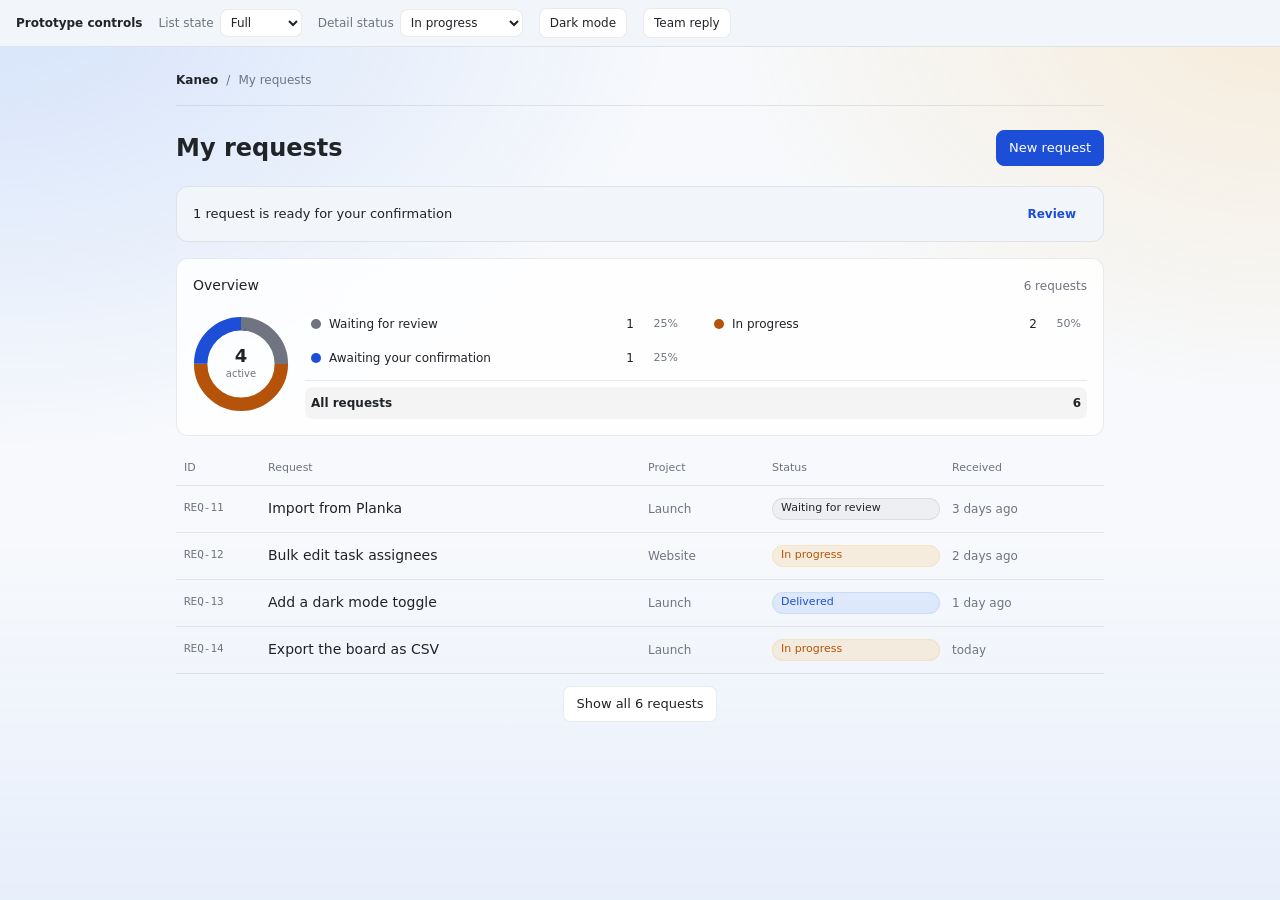
<file: docs/feature-development/guest-request-tracking/design/prototype/index.html>
<!doctype html>
<html lang="en">
  <head>
    <meta charset="utf-8" />
    <meta name="viewport" content="width=device-width, initial-scale=1" />
    <title>My requests: guest request tracking prototype</title>
    <meta
      name="description"
      content="Prototype of the guest request summary, group filters and truthful progress stepper."
    />
    <style>
      /* Hallmark · v2.0.0 · shape: app screen · scope: app · screen: guest request tracking · states: full, filtered, empty, loading, error, detail */
      /* Hallmark · pre-emit critique: P4 H4 E4 S4 R5 V3 · weakest: V, this prototype borrows the app's existing shell; kept it because the flow, not a new look, is what needs approval */
      /* Hallmark · prototype: design artifact, not production CSS */
      /* Hallmark · dismissed 48 · the prototype is self-contained, so the palette is declared once in :root/.dark instead of importing apps/web tokens; values are copied from apps/web/src/index.css */
      /* Hallmark · dismissed 7b · pure white light background mirrors production (--background: var(--color-white)) */
      /* Hallmark · dismissed 24b · 6px gaps mirror the app's Tailwind scale on this screen; the prototype is not production CSS */
      /* Hallmark · dismissed F4 · "Review" in the banner is btn-quiet: no background, no border; only "New request" is filled */
      /* Hallmark · dismissed 74 · --info is copied from the app token, not a new swatch chosen here */
      :root {
        --font-sans: ui-sans-serif, system-ui, -apple-system, "Segoe UI", sans-serif;
        --font-mono: ui-monospace, SFMono-Regular, Menlo, Monaco, Consolas, monospace;
        --radius: 0.625rem;
        --radius-md: 0.5rem;
        --radius-lg: 0.75rem;
        --bg: #f7f9fc;
        --fg: #202327;
        --muted: #6f7480;
        --border: #00000014;
        --accent: #0000000a;
        --surface: #ffffff;
        --surface-2: #f2f5fa;
        --primary: #262626;
        --primary-fg: #fafafa;
        --ring: #a3a3a3;
        --success: #10b981;
        --success-fg: #047857;
        --warning: #f59e0b;
        --warning-fg: #b45309;
        --info: #3b82f6;
        --info-fg: #1d4ed8;
        --danger: #ef4444;
        --danger-fg: #b91c1c;
        --tint-success: #10b9811f;
        --tint-warning: #f59e0b1f;
        --tint-info: #3b82f61f;
        --tint-danger: #ef44441f;
        --tint-neutral: #0000000a;
        --skeleton: #f0f0f0;
        --accent-brand: #1d4ed8;
        --accent-brand-fg: #ffffff;
      }
      .dark {
        --bg: #0f0f0f;
        --fg: #f5f5f5;
        --muted: #a3a3a3;
        --border: #ffffff0f;
        --accent: #ffffff0a;
        --surface: #121212;
        --surface-2: #171717;
        --primary: #f5f5f5;
        --primary-fg: #262626;
        --ring: #737373;
        --success: #34d399;
        --success-fg: #6ee7b7;
        --warning: #fbbf24;
        --warning-fg: #fcd34d;
        --info: #60a5fa;
        --info-fg: #93c5fd;
        --danger: #f87171;
        --danger-fg: #fca5a5;
        --tint-success: #34d39924;
        --tint-warning: #fbbf2424;
        --tint-info: #60a5fa24;
        --tint-danger: #f8717124;
        --tint-neutral: #ffffff0a;
        --skeleton: #1f1f1f;
        --accent-brand: #60a5fa;
        --accent-brand-fg: #0b0d10;
      }

      * {
        box-sizing: border-box;
      }

      html,
      body {
        overflow-x: clip;
      }

      body {
        margin: 0;
        background: var(--bg);
        color: var(--fg);
        font-family: var(--font-sans);
        font-size: 16px;
        line-height: 1.5;
      }

      :focus-visible {
        outline: 2px solid var(--ring);
        outline-offset: 2px;
      }

      button,
      select,
      textarea {
        font: inherit;
      }

      button {
        position: relative;
        cursor: pointer;
      }

      @media (pointer: coarse) {
        button::before {
          content: "";
          position: absolute;
          inset: -6px;
        }
      }

      .sr-only {
        position: absolute;
        width: 1px;
        height: 1px;
        padding: 0;
        margin: -1px;
        overflow: hidden;
        clip-path: inset(50%);
        white-space: nowrap;
      }

      .demo-bar {
        position: relative;
        z-index: 1;
        display: flex;
        flex-wrap: wrap;
        align-items: center;
        gap: 8px 16px;
        padding: 8px 16px;
        background: var(--surface-2);
        border-bottom: 1px solid var(--border);
        font-size: 12px;
        color: var(--muted);
      }

      .demo-bar strong {
        color: var(--fg);
        font-weight: 600;
      }

      .demo-bar label {
        display: inline-flex;
        align-items: center;
        gap: 6px;
      }

      .demo-bar select {
        height: 28px;
        border: 1px solid var(--border);
        border-radius: var(--radius-md);
        background: var(--surface);
        color: var(--fg);
        padding: 0 6px;
      }

      .shell {
        position: relative;
        z-index: 1;
        max-width: 60rem;
        margin: 0 auto;
        padding: 24px 16px 64px;
      }

      .atmosphere {
        position: fixed;
        inset: 0;
        z-index: 0;
        pointer-events: none;
        background:
          radial-gradient(
            60rem 40rem at 0% 0%,
            color-mix(in oklab, var(--info) 18%, transparent),
            transparent 70%
          ),
          radial-gradient(
            50rem 36rem at 100% 0%,
            color-mix(in oklab, var(--warning) 14%, transparent),
            transparent 70%
          ),
          linear-gradient(
            to bottom,
            transparent 60%,
            color-mix(in oklab, var(--info) 8%, transparent)
          );
      }

      .topbar {
        display: flex;
        align-items: center;
        gap: 8px;
        padding-bottom: 16px;
        border-bottom: 1px solid var(--border);
        color: var(--muted);
        font-size: 12px;
      }

      .topbar .wordmark {
        color: var(--fg);
        font-weight: 600;
      }

      .page-head {
        display: flex;
        flex-wrap: wrap;
        align-items: center;
        justify-content: space-between;
        gap: 12px;
        margin: 24px 0 20px;
      }

      h1,
      h2,
      h3 {
        margin: 0;
        overflow-wrap: break-word;
        text-wrap: balance;
      }

      h1 {
        font-size: 24px;
        font-weight: 600;
        line-height: 1.25;
      }

      h2 {
        font-size: 16px;
        font-weight: 600;
      }

      h3 {
        font-size: 14px;
        font-weight: 600;
      }

      p {
        margin: 0;
      }

      .btn {
        display: inline-flex;
        align-items: center;
        justify-content: center;
        gap: 6px;
        min-height: 36px;
        padding: 0 12px;
        border: 1px solid var(--border);
        border-radius: var(--radius-md);
        background: var(--surface);
        color: var(--fg);
        font-size: 13px;
        font-weight: 500;
        white-space: nowrap;
      }

      .btn:hover {
        background: var(--accent);
      }

      .btn:active {
        transform: translateY(1px);
      }

      .btn:disabled {
        opacity: 0.55;
        cursor: not-allowed;
      }

      .btn-quiet {
        border-color: transparent;
        background: none;
        color: var(--info-fg);
        font-weight: 600;
        padding: 0 4px;
      }

      .btn-quiet:hover {
        background: var(--accent);
      }

      .btn-primary {
        background: var(--accent-brand);
        border-color: var(--accent-brand);
        color: var(--accent-brand-fg);
      }

      .btn-primary:hover {
        background: var(--primary);
        opacity: 0.92;
      }

      .btn-sm {
        min-height: 30px;
        padding: 0 10px;
        font-size: 12px;
      }

      .banner {
        display: flex;
        flex-wrap: wrap;
        align-items: center;
        justify-content: space-between;
        gap: 12px;
        padding: 12px 16px;
        margin-bottom: 16px;
        border: 1px solid var(--border);
        border-radius: var(--radius-lg);
        background: var(--surface-2);
      }

      .banner p {
        font-size: 13px;
      }

      .summary-card {
        display: flex;
        flex-direction: column;
        gap: 12px;
        margin-bottom: 16px;
        padding: 16px;
        border: 1px solid var(--border);
        border-radius: var(--radius-lg);
        background: color-mix(in oklab, var(--surface) 82%, transparent);
        -webkit-backdrop-filter: blur(20px) saturate(135%);
        backdrop-filter: blur(20px) saturate(135%);
      }

      .summary-head {
        display: flex;
        flex-wrap: wrap;
        align-items: baseline;
        justify-content: space-between;
        gap: 4px 12px;
      }

      .summary-head h2 {
        font-size: 14px;
        font-weight: 500;
      }

      .summary-head p {
        font-size: 12px;
        color: var(--muted);
      }

      .summary-body {
        display: flex;
        flex-direction: column;
        align-items: center;
        gap: 16px;
      }

      .donut-wrap {
        position: relative;
        flex: 0 0 auto;
        width: 96px;
        height: 96px;
      }

      .donut-wrap svg {
        display: block;
        width: 100%;
        height: 100%;
      }

      .donut-center {
        position: absolute;
        inset: 0;
        display: grid;
        place-content: center;
        gap: 1px;
        text-align: center;
      }

      .donut-center strong {
        font-size: 18px;
        font-weight: 600;
        line-height: 1;
        font-variant-numeric: tabular-nums;
      }

      .donut-center span {
        font-size: 10px;
        color: var(--muted);
      }

      .seg-track {
        stroke: var(--accent);
      }

      .seg-waiting {
        stroke: var(--muted);
      }

      .seg-progress {
        stroke: var(--warning-fg);
      }

      .seg-awaiting {
        stroke: var(--info-fg);
      }

      .legend {
        display: grid;
        grid-template-columns: 1fr;
        gap: 2px;
        width: 100%;
        min-width: 0;
        margin: 0;
        padding: 0;
        list-style: none;
      }

      .legend button {
        display: flex;
        align-items: center;
        gap: 8px;
        width: 100%;
        min-height: 32px;
        padding: 4px 6px;
        border: 0;
        border-radius: var(--radius-md);
        background: none;
        color: var(--fg);
        font-size: 12px;
        text-align: left;
      }

      .legend button:hover {
        background: var(--accent);
      }

      .legend button[aria-pressed="true"] {
        background: var(--accent);
        font-weight: 600;
      }

      .legend .swatch {
        flex: 0 0 auto;
        width: 10px;
        height: 10px;
        border-radius: 50%;
      }

      .swatch-waiting {
        background: var(--muted);
      }

      .swatch-progress {
        background: var(--warning-fg);
      }

      .swatch-awaiting {
        background: var(--info-fg);
      }

      .legend .label {
        flex: 1;
        min-width: 0;
        overflow: hidden;
        text-overflow: ellipsis;
        white-space: nowrap;
      }

      .legend .count {
        font-variant-numeric: tabular-nums;
      }

      .legend .pct {
        width: 36px;
        text-align: right;
        color: var(--muted);
        font-size: 11px;
        font-variant-numeric: tabular-nums;
      }

      .legend .legend-all {
        grid-column: 1 / -1;
      }

      .legend .legend-sep {
        grid-column: 1 / -1;
        height: 0;
        margin: 4px 0;
        border-top: 1px solid var(--border);
      }

      .list-filter {
        display: flex;
        flex-wrap: wrap;
        align-items: center;
        justify-content: space-between;
        gap: 8px;
        padding: 4px 8px 12px;
        font-size: 12px;
        color: var(--muted);
      }

      .list-head {
        display: grid;
        grid-template-columns: 1fr 1fr;
        gap: 8px;
        padding: 8px;
        border-bottom: 1px solid var(--border);
        font-size: 11px;
        font-weight: 500;
        color: var(--muted);
      }

      .list-head .head-id {
        display: none;
      }

      .list-foot {
        display: flex;
        justify-content: center;
        padding: 12px 8px;
      }

      @media (min-width: 640px) {
        .summary-body {
          flex-direction: row;
          align-items: center;
        }

        .legend {
          flex: 1;
          grid-template-columns: 1fr 1fr;
          column-gap: 24px;
        }
      }

      .list {
        margin: 0;
        padding: 0;
        list-style: none;
      }

      .list li {
        border-bottom: 1px solid var(--border);
      }

      .row {
        display: flex;
        flex-wrap: wrap;
        align-items: center;
        gap: 4px 12px;
        width: 100%;
        padding: 12px 8px;
        border: 0;
        border-radius: var(--radius-md);
        background: none;
        color: var(--fg);
        text-align: left;
      }

      .row:hover {
        background: var(--accent);
      }

      .row-id {
        font-family: var(--font-mono);
        font-size: 11px;
        color: var(--muted);
      }

      .row-title {
        flex: 1 1 14rem;
        min-width: 0;
        overflow: hidden;
        text-overflow: ellipsis;
        white-space: nowrap;
        font-size: 14px;
        font-weight: 500;
      }

      .row-project,
      .row-time {
        font-size: 12px;
        color: var(--muted);
      }

      @media (min-width: 640px) {
        .list-head,
        .row {
          display: grid;
          grid-template-columns: 4.5rem minmax(0, 1fr) 7rem 10.5rem 9rem;
          align-items: center;
          gap: 12px;
        }

        .list-head {
          padding: 8px;
          border-bottom: 1px solid var(--border);
        }

        .list-head .head-id {
          display: block;
          font-size: 11px;
          font-weight: 500;
          color: var(--muted);
        }
      }

      .badge {
        display: inline-flex;
        align-items: center;
        min-height: 22px;
        padding: 0 8px;
        border: 1px solid var(--border);
        border-radius: 999px;
        font-size: 11px;
        font-weight: 500;
        white-space: nowrap;
      }

      .badge-outline {
        background: var(--tint-neutral);
        color: var(--fg);
      }

      .badge-success {
        background: var(--tint-success);
        border-color: var(--tint-success);
        color: var(--success-fg);
      }

      .badge-warning {
        background: var(--tint-warning);
        border-color: var(--tint-warning);
        color: var(--warning-fg);
      }

      .badge-info {
        background: var(--tint-info);
        border-color: var(--tint-info);
        color: var(--info-fg);
      }

      .badge-danger {
        background: var(--tint-danger);
        border-color: var(--tint-danger);
        color: var(--danger-fg);
      }

      .empty,
      .error {
        padding: 48px 16px;
        text-align: center;
      }

      .empty p,
      .error p {
        max-width: 34rem;
        margin: 6px auto 16px;
        font-size: 14px;
        color: var(--muted);
      }

      .error p {
        color: var(--danger-fg);
      }

      .skeleton-card {
        height: 192px;
        margin-bottom: 16px;
        border-radius: var(--radius-lg);
        background: var(--skeleton);
        opacity: 0.6;
      }

      .skeleton-row {
        height: 48px;
        border-bottom: 1px solid var(--border);
        background: var(--skeleton);
        opacity: 0.6;
      }

      .detail-back {
        display: inline-flex;
        align-items: center;
        gap: 6px;
        margin-bottom: 16px;
        padding: 0;
        border: 0;
        background: none;
        color: var(--muted);
        font-size: 12px;
      }

      .detail-back:hover {
        color: var(--fg);
      }

      .detail-head {
        display: flex;
        flex-wrap: wrap;
        align-items: flex-start;
        justify-content: space-between;
        gap: 8px 16px;
        margin-bottom: 24px;
      }

      .detail-head h1 {
        font-size: 22px;
      }

      .detail-meta {
        display: flex;
        flex-wrap: wrap;
        align-items: center;
        gap: 8px;
        margin-top: 6px;
        font-size: 12px;
        color: var(--muted);
      }

      .section {
        padding: 20px 0;
        border-top: 1px solid var(--border);
      }

      .section > h2 {
        margin-bottom: 12px;
      }

      .detail-copy {
        max-width: 64ch;
        font-size: 14px;
        color: var(--fg);
      }

      .stepper {
        display: flex;
        gap: 8px;
        margin: 0;
        padding: 0;
        list-style: none;
      }

      .step {
        position: relative;
        flex: 1;
        display: flex;
        flex-direction: column;
        align-items: center;
        text-align: center;
        gap: 8px;
        min-width: 0;
      }

      .step:not(:last-child)::after {
        content: "";
        position: absolute;
        top: 11px;
        left: calc(50% + 12px);
        right: calc(-50% + 4px);
        height: 1px;
        background: var(--border);
      }

      .step[data-state="done"]:not(:last-child)::after {
        background: color-mix(in srgb, var(--success) 55%, transparent);
      }

      .step-marker {
        position: relative;
        z-index: 1;
        display: grid;
        place-items: center;
        width: 24px;
        height: 24px;
        border: 1px solid var(--border);
        border-radius: 50%;
        background: var(--surface-2);
        color: var(--muted);
        font-size: 11px;
        font-variant-numeric: tabular-nums;
      }

      .step[data-state="done"] .step-marker {
        background: var(--tint-success);
        border: 1px solid color-mix(in srgb, var(--success) 50%, transparent);
        color: var(--success-fg);
        font-weight: 600;
      }

      .step[data-state="current"] .step-marker {
        background: var(--accent-brand);
        border: 1px solid var(--accent-brand);
        color: var(--accent-brand-fg);
        font-weight: 700;
        box-shadow: 0 0 0 4px color-mix(in srgb, var(--accent-brand) 16%, transparent);
      }

      .step[data-state="rejected"] .step-marker {
        background: var(--tint-danger);
        border: 1px solid color-mix(in srgb, var(--danger) 50%, transparent);
        color: var(--danger-fg);
        font-weight: 600;
      }

      .step[data-state="rejected"] .step-label {
        color: var(--danger-fg);
        font-weight: 600;
      }

      .step-label {
        font-size: 12px;
        color: var(--muted);
      }

      .step[data-state="current"] .step-label {
        color: var(--fg);
        font-weight: 600;
      }

      .step[data-state="done"] .step-label {
        color: var(--fg);
      }

      .step-note {
        margin-top: 12px;
        font-size: 12px;
        color: var(--warning-fg);
      }

      .rejected-note {
        margin-top: 12px;
        font-size: 12px;
        color: var(--danger-fg);
      }

      .activity {
        display: flex;
        flex-direction: column;
        gap: 10px;
        margin: 0;
        padding: 0;
        list-style: none;
      }

      .activity li {
        display: flex;
        flex-wrap: wrap;
        align-items: baseline;
        gap: 4px 8px;
        font-size: 13px;
      }

      .activity .when {
        color: var(--muted);
        font-size: 12px;
      }

      .actions {
        display: flex;
        flex-wrap: wrap;
        gap: 8px;
        margin-top: 20px;
      }

      .note-form {
        margin-top: 12px;
        padding: 12px;
        border: 1px solid var(--border);
        border-radius: var(--radius-md);
        background: var(--surface-2);
      }

      .note-form label {
        display: block;
        margin-bottom: 6px;
        font-size: 12px;
        font-weight: 600;
      }

      .note-form textarea {
        width: 100%;
        min-height: 72px;
        padding: 8px;
        border: 1px solid var(--border);
        border-radius: var(--radius-md);
        background: var(--surface);
        color: var(--fg);
        resize: vertical;
      }

      .note-form .actions {
        margin-top: 8px;
      }

      .hint {
        margin-top: 8px;
        font-size: 12px;
        color: var(--muted);
      }

      [hidden] {
        display: none !important;
      }

      @media (max-width: 640px) {
        .shell {
          padding: 16px 12px 48px;
        }

        .stepper {
          flex-direction: column;
          gap: 12px;
        }

        .step {
          flex-direction: row;
          align-items: flex-start;
          text-align: left;
          gap: 10px;
        }

        .step:not(:last-child)::after {
          top: 28px;
          bottom: -12px;
          left: 11px;
          right: auto;
          width: 1px;
          height: auto;
        }

        .step-label {
          padding-top: 2px;
        }

        .row-title {
          flex-basis: 100%;
        }
      }

      @media (prefers-reduced-motion: reduce) {
        *,
        *::before,
        *::after {
          transition: none !important;
          animation: none !important;
        }
      }
    </style>
  </head>
  <body>
    <div class="atmosphere" aria-hidden="true"></div>
    <div class="demo-bar">
      <strong>Prototype controls</strong>
      <label>
        List state
        <select id="list-state">
          <option value="full">Full</option>
          <option value="loading">Loading</option>
          <option value="empty">Empty</option>
          <option value="error">Error</option>
        </select>
      </label>
      <label>
        Detail status
        <select id="detail-status">
          <option value="in_progress">In progress</option>
          <option value="delivered">Delivered</option>
          <option value="needs_revision">Needs revision</option>
          <option value="rejected">Rejected</option>
          <option value="confirmed">Confirmed</option>
        </select>
      </label>
      <button type="button" class="btn btn-sm" id="theme-toggle" aria-pressed="false">
        Dark mode
      </button>
      <button type="button" class="btn btn-sm" id="team-reply">
        Team reply
      </button>
    </div>

    <div class="shell">
      <div class="topbar" aria-label="Breadcrumb">
        <span class="wordmark">Kaneo</span>
        <span>/</span>
        <span id="crumb">My requests</span>
      </div>

      <main>
        <section id="list-screen">
          <div class="page-head">
            <h1>My requests</h1>
            <button type="button" class="btn btn-primary" id="new-request">
              New request
            </button>
          </div>
          <p class="hint" id="new-request-hint" hidden>
            The existing New request form opens here.
          </p>

          <div id="list-full">
            <div class="banner" id="banner">
              <p id="banner-copy">1 request is ready for your confirmation</p>
              <button type="button" class="btn btn-sm btn-quiet" id="banner-action">
                Review
              </button>
            </div>

            <section
              class="summary-card"
              id="summary"
              aria-labelledby="summary-heading"
            >
              <header class="summary-head">
                <h2 id="summary-heading">Overview</h2>
                <p id="summary-hint"></p>
              </header>
              <div class="summary-body">
                <div class="donut-wrap">
                  <svg viewBox="0 0 100 100" aria-hidden="true" id="donut-svg"></svg>
                  <div class="donut-center">
                    <strong id="donut-total">0</strong>
                    <span>active</span>
                  </div>
                </div>
                <ul class="legend" id="legend"></ul>
              </div>
            </section>
            <p class="sr-only" role="status" id="list-live"></p>
            <div class="list-filter" id="list-filter" hidden>
              <span id="list-filter-label"></span>
              <button type="button" class="btn btn-sm" id="clear-filter">
                Clear filter
              </button>
            </div>
            <div class="list-head">
              <span class="head-id">ID</span>
              <span>Request</span>
              <span>Project</span>
              <span>Status</span>
              <span>Received</span>
            </div>
            <ul class="list" id="request-list"></ul>
            <div class="list-foot" id="list-foot" hidden>
              <button type="button" class="btn" id="show-all">Show all requests</button>
            </div>
          </div>

          <div id="list-loading" hidden>
            <p class="sr-only" role="status">Loading requests</p>
            <div class="skeleton-card" aria-hidden="true"></div>
            <div aria-hidden="true">
              <div class="skeleton-row"></div>
              <div class="skeleton-row"></div>
              <div class="skeleton-row"></div>
              <div class="skeleton-row"></div>
            </div>
          </div>

          <div class="empty" id="list-empty" hidden>
            <h2>No requests yet</h2>
            <p>Requests you send from this workspace will show up here.</p>
            <button type="button" class="btn btn-primary" id="empty-new-request">
              New request
            </button>
          </div>

          <div class="error" id="list-error" hidden>
            <h2>Could not load requests</h2>
            <p>The request list did not load. Check your connection and try again.</p>
            <button type="button" class="btn" id="retry">Try again</button>
          </div>
        </section>

        <section id="detail-screen" hidden>
          <button type="button" class="detail-back" id="back">
            <span aria-hidden="true">←</span>
            My requests
          </button>

          <div class="detail-head">
            <div>
              <h1 id="detail-title">Export the board as CSV</h1>
              <div class="detail-meta">
                <span class="row-id" id="detail-id">REQ-14</span>
                <span id="detail-project">Launch</span>
                <span id="detail-updated">Updated 2 hours ago</span>
                <span id="detail-contact"></span>
              </div>
            </div>
            <span class="badge" id="detail-badge">In progress</span>
          </div>

          <section class="section" aria-labelledby="progress-heading">
            <h2 id="progress-heading">Progress</h2>
            <ol class="stepper" id="stepper" aria-label="Request progress"></ol>
            <p class="step-note" id="step-note" hidden></p>
            <p class="rejected-note" id="rejected-note" hidden>
              This request was rejected. The reason is in the activity below.
            </p>
          </section>

          <section class="section" aria-labelledby="description-heading">
            <h2 id="description-heading">Details</h2>
            <p class="detail-copy">
              Export the current board to a CSV file, including task title,
              priority and due date, so the team can share progress outside
              Kaneo.
            </p>
          </section>

          <section class="section" aria-labelledby="activity-heading">
            <h2 id="activity-heading">Activity</h2>
            <ul class="activity" id="activity"></ul>
          </section>

          <div id="detail-actions"></div>
        </section>
      </main>
    </div>

    <script>
      const rows = [
        {
          id: "REQ-14",
          title: "Export the board as CSV",
          project: "Launch",
          status: "in_progress",
          receivedDays: 0,
          updated: "2 hours ago",
        },
        {
          id: "REQ-13",
          title: "Add a dark mode toggle",
          project: "Launch",
          status: "delivered",
          receivedDays: 1,
          updated: "1 day ago",
        },
        {
          id: "REQ-12",
          title: "Bulk edit task assignees",
          project: "Website",
          status: "in_progress",
          receivedDays: 2,
          updated: "2 days ago",
        },
        {
          id: "REQ-11",
          title: "Import from Planka",
          project: "Launch",
          status: "triaged",
          receivedDays: 3,
          updated: "3 days ago",
        },
        {
          id: "REQ-10",
          title: "Slack digest for the team",
          project: "Website",
          status: "confirmed",
          receivedDays: 3,
          updated: "3 days ago",
        },
        {
          id: "REQ-9",
          title: "Custom fields on cards",
          project: "Launch",
          status: "rejected",
          receivedDays: 10,
          updated: "10 days ago",
        },
      ];

      const statusLabel = {
        new: "New",
        triaged: "Waiting for review",
        approved: "Approved",
        in_progress: "In progress",
        delivered: "Delivered",
        needs_revision: "Needs revision",
        confirmed: "Confirmed",
        rejected: "Rejected",
      };

      const statusTone = {
        new: "badge-outline",
        triaged: "badge-outline",
        approved: "badge-success",
        in_progress: "badge-warning",
        delivered: "badge-info",
        needs_revision: "badge-warning",
        confirmed: "badge-success",
        rejected: "badge-danger",
      };

      const openSeries = [
        { key: "waiting", label: "Waiting for review", seg: "waiting" },
        { key: "in_progress", label: "In progress", seg: "progress" },
        { key: "awaiting", label: "Awaiting your confirmation", seg: "awaiting" },
      ];

      const stepLabels = [
        "Submitted",
        "Received",
        "In progress",
        "Awaiting your confirmation",
        "Completed",
      ];

      let selectedGroup = "all";
      // Prototype simulates a page of 4 so the "Show all" state is visible; production uses 100.
      const PAGE_SIZE = 4;
      let visibleLimit = PAGE_SIZE;
      let selectedRequest = rows[0];
      let detailStatus = "in_progress";

      const $ = (id) => document.getElementById(id);

      function inGroup(row, group) {
        if (group === "all") return true;
        if (group === "waiting") return ["new", "triaged"].includes(row.status);
        if (group === "in_progress")
          return ["approved", "in_progress", "needs_revision"].includes(
            row.status,
          );
        if (group === "awaiting") return row.status === "delivered";
        return true;
      }

      function counts() {
        return {
          all: rows.filter((row) => inGroup(row, "all")).length,
          waiting: rows.filter((row) => inGroup(row, "waiting")).length,
          in_progress: rows.filter((row) => inGroup(row, "in_progress")).length,
          awaiting: rows.filter((row) => inGroup(row, "awaiting")).length,
        };
      }

      function badge(status) {
        const el = document.createElement("span");
        el.className = `badge ${statusTone[status] || "badge-outline"}`;
        el.textContent = statusLabel[status] || status;
        return el;
      }

      function legendRow(key, label, seg, value, total, showPct) {
        const li = document.createElement("li");
        const button = document.createElement("button");
        button.type = "button";
        button.dataset.group = key;
        button.setAttribute("aria-pressed", String(key === selectedGroup));
        button.setAttribute(
          "aria-label",
          `${label}: ${value} ${value === 1 ? "request" : "requests"}`,
        );
        button.addEventListener("click", () => {
          selectedGroup = key;
          visibleLimit = PAGE_SIZE;
          renderSummary();
          renderRows();
        });
        if (seg) {
          const swatch = document.createElement("span");
          swatch.className = `swatch swatch-${seg}`;
          swatch.setAttribute("aria-hidden", "true");
          button.append(swatch);
        }
        const name = document.createElement("span");
        name.className = "label";
        name.textContent = label;
        const count = document.createElement("span");
        count.className = "count";
        count.textContent = String(value);
        button.append(name, count);
        if (showPct) {
          const pct = document.createElement("span");
          pct.className = "pct";
          pct.textContent = `${total > 0 ? Math.round((value / total) * 100) : 0}%`;
          button.append(pct);
        }
        li.append(button);
        return li;
      }

      function legendSeparator() {
        const li = document.createElement("li");
        li.className = "legend-sep";
        li.setAttribute("aria-hidden", "true");
        return li;
      }

      function renderSummary() {
        const c = counts();
        const card = $("summary");
        card.hidden = c.all === 0;
        if (c.all === 0) return;

        const active = c.waiting + c.in_progress + c.awaiting;
        $("summary-hint").textContent = `${c.all} ${c.all === 1 ? "request" : "requests"}`;
        $("donut-total").textContent = String(active);

        const r = 42;
        const circumference = 2 * Math.PI * r;
        let offset = 0;
        const segments = openSeries.map((item) => {
          const length = active > 0 ? (c[item.key] / active) * circumference : 0;
          const circle = `<circle cx="50" cy="50" r="${r}" fill="none" stroke-width="14" stroke-dasharray="${length} ${circumference - length}" stroke-dashoffset="${-offset}" transform="rotate(-90 50 50)" class="seg-${item.seg}"></circle>`;
          offset += length;
          return circle;
        });
        $("donut-svg").innerHTML =
          `<circle cx="50" cy="50" r="${r}" fill="none" stroke-width="14" class="seg-track"></circle>` +
          segments.join("");

        const legend = $("legend");
        legend.replaceChildren();
        for (const item of openSeries) {
          legend.append(
            legendRow(item.key, item.label, item.seg, c[item.key], active, true),
          );
        }
        legend.append(legendSeparator());
        const all = legendRow("all", "All requests", null, c.all, c.all, false);
        all.classList.add("legend-all");
        legend.append(all);
      }

      function receivedLabel(row) {
        if (row.receivedDays === 0) return "today";
        if (row.receivedDays === 1) return "1 day ago";
        return `${row.receivedDays} days ago`;
      }

      function renderRows() {
        const list = $("request-list");
        list.replaceChildren();
        const isClosed = (row) => ["confirmed", "rejected"].includes(row.status);
        const visible = rows
          .filter((row) => inGroup(row, selectedGroup))
          .sort(
            (a, b) =>
              Number(isClosed(a)) - Number(isClosed(b)) ||
              b.receivedDays - a.receivedDays,
          );

        const filter = $("list-filter");
        const groupActive = selectedGroup !== "all";
        filter.hidden = !groupActive;
        if (groupActive) {
          const group = openSeries.find((item) => item.key === selectedGroup);
          $("list-filter-label").textContent = `Showing: ${group ? group.label : selectedGroup}`;
        }

        if (visible.length === 0) {
          const li = document.createElement("li");
          const p = document.createElement("p");
          p.className = "empty";
          p.style.padding = "32px 8px";
          p.textContent = "No requests in this group.";
          li.append(p);
          list.append(li);
          $("list-foot").hidden = true;
          return;
        }

        const foot = $("list-foot");
        foot.hidden = visible.length <= visibleLimit;
        if (!foot.hidden) {
          $("show-all").textContent = `Show all ${visible.length} requests`;
        }

        for (const row of visible.slice(0, visibleLimit)) {
          const li = document.createElement("li");
          const button = document.createElement("button");
          button.type = "button";
          button.className = "row";
          button.setAttribute(
            "aria-label",
            `${row.id}: ${row.title}, ${row.project}, ${statusLabel[row.status]}, received ${receivedLabel(row)}`,
          );

          const id = document.createElement("span");
          id.className = "row-id";
          id.textContent = row.id;

          const title = document.createElement("span");
          title.className = "row-title";
          title.textContent = row.title;

          const project = document.createElement("span");
          project.className = "row-project";
          project.textContent = row.project;

          const time = document.createElement("span");
          time.className = "row-time";
          time.textContent = receivedLabel(row);

          button.append(id, title, project, badge(row.status), time);

          button.addEventListener("click", () => openDetail(row));
          li.append(button);
          list.append(li);
        }
      }

      function renderBanner() {
        const c = counts();
        const banner = $("banner");
        if (c.awaiting > 0) {
          banner.hidden = false;
          $("banner-copy").textContent =
            c.awaiting === 1
              ? "1 request is ready for your confirmation"
              : `${c.awaiting} requests are ready for your confirmation`;
        } else {
          banner.hidden = true;
        }
      }

      function renderList() {
        renderBanner();
        renderSummary();
        renderRows();
      }

      function stepStates(status) {
        if (status === "rejected") {
          return [
            { label: stepLabels[0], state: "done" },
            { label: stepLabels[1], state: "done" },
            { label: "Rejected", state: "rejected" },
          ];
        }
        if (status === "confirmed") {
          return stepLabels.map((label) => ({ label, state: "done" }));
        }
        const index = {
          new: 0,
          triaged: 1,
          approved: 1,
          in_progress: 2,
          needs_revision: 2,
          delivered: 3,
        }[status];
        return stepLabels.map((label, i) => ({
          label,
          state: i < index ? "done" : i === index ? "current" : "upcoming",
        }));
      }

      function renderStepper(status) {
        const stepper = $("stepper");
        stepper.replaceChildren();
        const states = stepStates(status);
        states.forEach((step, index) => {
          const li = document.createElement("li");
          li.className = "step";
          li.dataset.state = step.state;
          if (step.state === "current") li.setAttribute("aria-current", "step");
          const marker = document.createElement("span");
          marker.className = "step-marker";
          marker.setAttribute("aria-hidden", "true");
          marker.textContent = String(index + 1);
          const label = document.createElement("span");
          label.className = "step-label";
          label.textContent = step.label;
          li.append(marker, label);
          stepper.append(li);
        });

        const note = $("step-note");
        if (status === "needs_revision") {
          note.hidden = false;
          note.textContent = "You sent feedback";
        } else {
          note.hidden = true;
          note.textContent = "";
        }
        $("rejected-note").hidden = status !== "rejected";
      }

      function renderActivity(status) {
        const notes = selectedRequest.notes ?? [];
        const items = [
          { text: "You created this request", when: "3 days ago" },
          { text: "Team started working on this request", when: "2 days ago" },
        ];
        for (const note of notes) {
          items.push({
            text:
              note.kind === "feedback"
                ? `You sent feedback: ${note.text}`
                : `Team delivered this request again: ${note.text}`,
            when: note.when,
          });
        }
        const lastKind = notes.at(-1)?.kind;
        if (status === "delivered" && lastKind !== "delivered") {
          items.push({
            text: "Team delivered this request for your review",
            when: "1 day ago",
          });
        }
        if (status === "needs_revision" && lastKind !== "feedback") {
          items.push({ text: "You sent feedback", when: "1 day ago" });
        }
        if (status === "confirmed") {
          items.push({ text: "You confirmed this request", when: "1 day ago" });
        }
        if (status === "rejected") {
          items.push({
            text: "Team rejected this request. Not enough detail to scope.",
            when: "10 days ago",
          });
        }
        const list = $("activity");
        list.replaceChildren();
        for (const item of items) {
          const li = document.createElement("li");
          const text = document.createElement("span");
          text.textContent = item.text;
          const when = document.createElement("span");
          when.className = "when";
          when.textContent = item.when;
          li.append(text, when);
          list.append(li);
        }
      }

      function renderActions(status) {
        const box = $("detail-actions");
        box.replaceChildren();
        if (status !== "delivered") return;

        const actions = document.createElement("div");
        actions.className = "actions";

        const confirm = document.createElement("button");
        confirm.type = "button";
        confirm.className = "btn btn-primary";
        confirm.textContent = "Looks good, confirm";
        confirm.addEventListener("click", () => {
          selectedRequest.status = "confirmed";
          selectedRequest.updated = "Just now";
          detailStatus = "confirmed";
          $("detail-status").value = "confirmed";
          renderDetail();
          renderList();
          $("list-live").textContent = "Request confirmed.";
        });

        const revise = document.createElement("button");
        revise.type = "button";
        revise.className = "btn";
        revise.textContent = "Need feedback";
        revise.addEventListener("click", () => {
          noteForm.hidden = false;
          noteInput.focus();
        });

        actions.append(confirm, revise);
        box.append(actions);

        const noteForm = document.createElement("div");
        noteForm.className = "note-form";
        noteForm.hidden = true;
        const label = document.createElement("label");
        label.htmlFor = "revision-note";
        label.textContent = "What feedback do you have?";
        const noteInput = document.createElement("textarea");
        noteInput.id = "revision-note";
        noteInput.placeholder = "Tell the team what to improve";
        const noteActions = document.createElement("div");
        noteActions.className = "actions";
        const send = document.createElement("button");
        send.type = "button";
        send.className = "btn btn-primary";
        send.textContent = "Send";
        send.addEventListener("click", () => {
          const note = noteInput.value.trim();
          if (!note) {
            noteInput.focus();
            return;
          }
          selectedRequest.notes ??= [];
          selectedRequest.notes.push({
            kind: "feedback",
            text: note,
            when: "Just now",
          });
          selectedRequest.status = "needs_revision";
          selectedRequest.updated = "Just now";
          detailStatus = "needs_revision";
          $("detail-status").value = "needs_revision";
          noteInput.value = "";
          noteForm.hidden = true;
          renderDetail();
          renderList();
          $("list-live").textContent =
            "Feedback sent. The team will reply and deliver this request again.";
        });
        const cancel = document.createElement("button");
        cancel.type = "button";
        cancel.className = "btn";
        cancel.textContent = "Cancel";
        cancel.addEventListener("click", () => {
          noteForm.hidden = true;
        });
        noteActions.append(send, cancel);
        noteForm.append(label, noteInput, noteActions);
        box.append(noteForm);
      }

      function renderDetail() {
        const row = selectedRequest;
        $("detail-title").textContent = row.title;
        $("detail-id").textContent = row.id;
        $("detail-project").textContent = row.project;
        $("detail-updated").textContent = `Updated ${row.updated}`;
        $("detail-contact").textContent = `Handled by the ${row.project} team`;
        const badgeEl = $("detail-badge");
        badgeEl.className = `badge ${statusTone[detailStatus] || "badge-outline"}`;
        badgeEl.textContent = statusLabel[detailStatus] || detailStatus;
        renderStepper(detailStatus);
        renderActivity(detailStatus);
        renderActions(detailStatus);
      }

      function openDetail(row) {
        selectedRequest = row;
        detailStatus = row.status;
        $("detail-status").value = row.status;
        $("crumb").textContent = row.id;
        $("list-screen").hidden = true;
        $("detail-screen").hidden = false;
        renderDetail();
        window.scrollTo(0, 0);
      }

      function closeDetail() {
        $("crumb").textContent = "My requests";
        $("detail-screen").hidden = true;
        $("list-screen").hidden = false;
        renderList();
        window.scrollTo(0, 0);
      }

      $("back").addEventListener("click", closeDetail);

      $("banner-action").addEventListener("click", () => {
        selectedGroup = "awaiting";
        visibleLimit = PAGE_SIZE;
        renderSummary();
        renderRows();
      });

      $("clear-filter").addEventListener("click", () => {
        selectedGroup = "all";
        visibleLimit = PAGE_SIZE;
        renderSummary();
        renderRows();
      });

      $("show-all").addEventListener("click", () => {
        visibleLimit = Infinity;
        renderRows();
      });

      $("list-state").addEventListener("change", (event) => {
        const state = event.target.value;
        $("list-full").hidden = state !== "full";
        $("list-loading").hidden = state !== "loading";
        $("list-empty").hidden = state !== "empty";
        $("list-error").hidden = state !== "error";
      });

      $("detail-status").addEventListener("change", (event) => {
        detailStatus = event.target.value;
        renderDetail();
      });

      $("theme-toggle").addEventListener("click", (event) => {
        const isDark = document.documentElement.classList.toggle("dark");
        event.currentTarget.setAttribute("aria-pressed", String(isDark));
      });

      $("team-reply").addEventListener("click", () => {
        selectedRequest.notes ??= [];
        selectedRequest.notes.push({
          kind: "delivered",
          text: "Thanks for the feedback — we've updated the CSV export.",
          when: "Just now",
        });
        selectedRequest.status = "delivered";
        selectedRequest.updated = "Just now";
        detailStatus = "delivered";
        $("detail-status").value = "delivered";
        renderDetail();
        renderList();
        $("list-live").textContent =
          "Team replied and delivered the request again. Same request, no new one.";
      });

      $("new-request").addEventListener("click", () => {
        const hint = $("new-request-hint");
        hint.hidden = !hint.hidden;
      });

      $("empty-new-request").addEventListener("click", () => {
        $("list-state").value = "full";
        $("list-full").hidden = false;
        $("list-empty").hidden = true;
      });

      $("retry").addEventListener("click", () => {
        $("list-state").value = "full";
        $("list-full").hidden = false;
        $("list-error").hidden = true;
        renderList();
      });

      renderList();
      renderDetail();
    </script>
  </body>
</html>
</file>
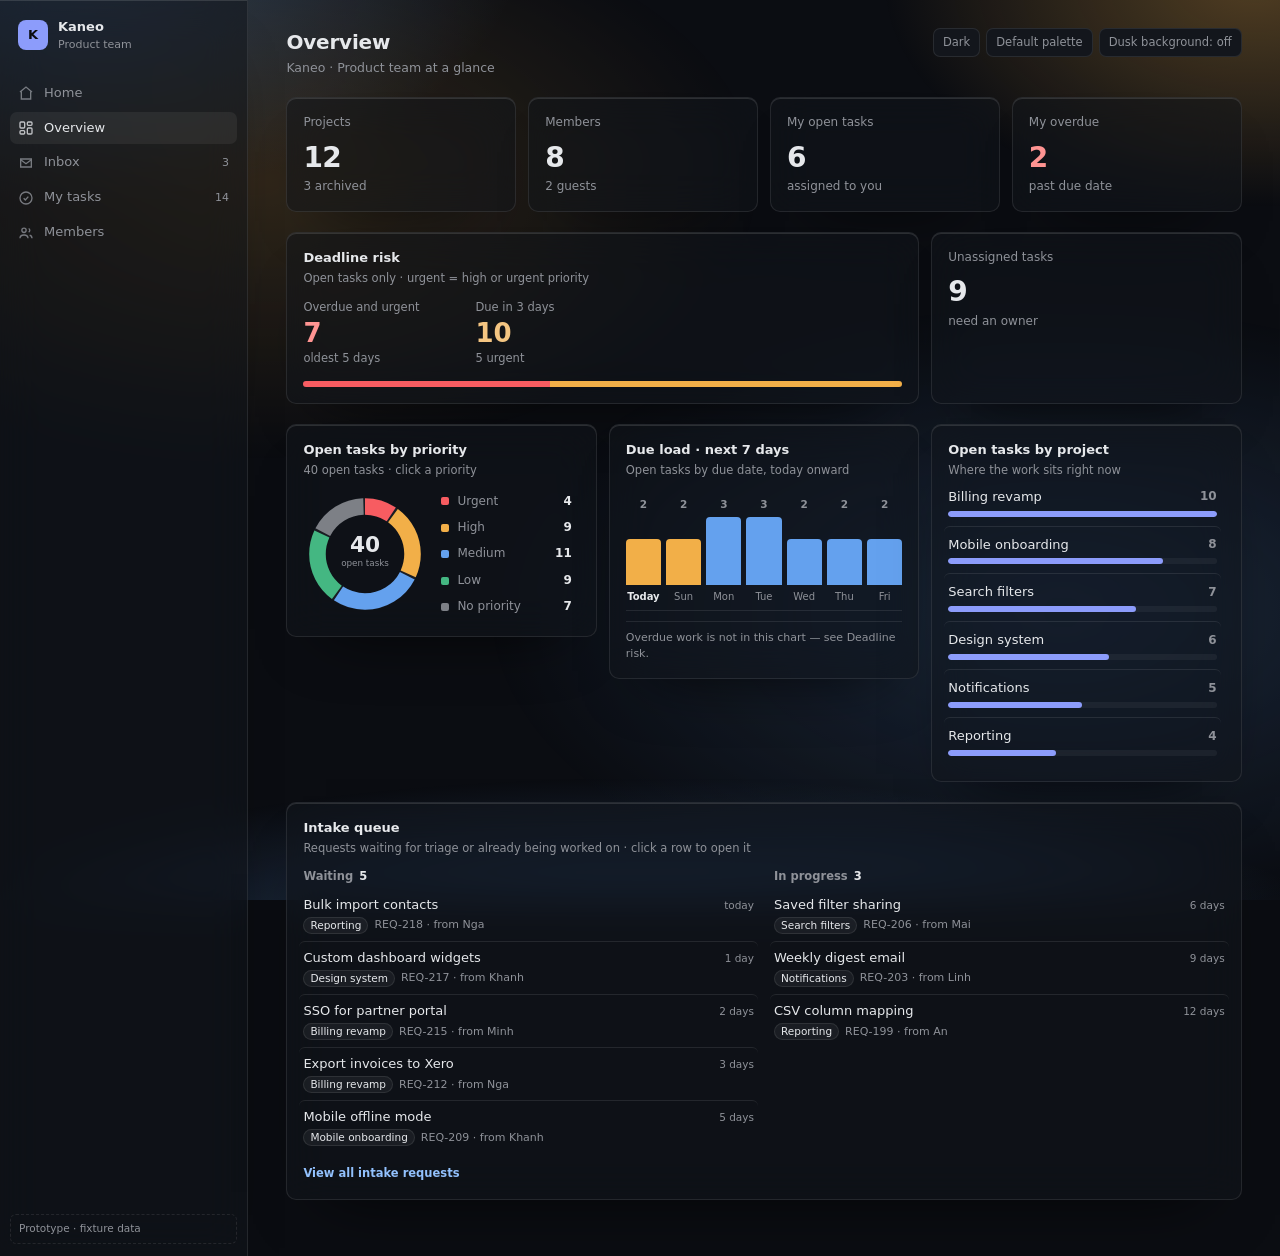
<file: docs/dashboard/prototype/overview.html>
<!doctype html>
<html lang="en" data-palette="modern" data-atmosphere="dusk">
  <head>
    <meta charset="utf-8" />
    <meta name="viewport" content="width=device-width, initial-scale=1" />
    <title>Kaneo · Overview — prototype</title>
    <style>
      /* Tokens copied from apps/web/src/index.css. The prototype adds none. */
      :root {
        color-scheme: light;
        --radius: 0.625rem;
        --background: #fff;
        --foreground: #262626;
        --card: #fff;
        --card-foreground: #262626;
        --muted: rgb(0 0 0 / 4%);
        --muted-foreground: #737373;
        --border: rgb(0 0 0 / 8%);
        --primary: #262626;
        --primary-foreground: #fafafa;
        --ring: #a3a3a3;
        --destructive: #ef4444;
        --destructive-foreground: #b91c1c;
        --warning: #f59e0b;
        --warning-foreground: #b45309;
        --success: #10b981;
        --success-foreground: #047857;
        --info: #3b82f6;
        --info-foreground: #1d4ed8;
        --chart-1: #ea580c;
        --sidebar: #fafafa;
        --sidebar-foreground: #525252;
        --sidebar-active: #f5f5f5;
        --p-urgent: #ef4444;
        --p-high: #f59e0b;
        --p-medium: #3b82f6;
        --p-low: #10b981;
        --p-no-priority: #a3a3a3;
      }
      @media (prefers-color-scheme: dark) {
        :root:not([data-theme="light"]) {
          color-scheme: dark;
          --background: #0a0a0a;
          --foreground: #f5f5f5;
          --card: #121212;
          --card-foreground: #f5f5f5;
          --muted: rgb(255 255 255 / 4%);
          --muted-foreground: #8a8a8a;
          --border: rgb(255 255 255 / 6%);
          --primary: #f5f5f5;
          --primary-foreground: #262626;
          --ring: #737373;
          --destructive: #f87171;
          --destructive-foreground: #fca5a5;
          --warning: #f59e0b;
          --warning-foreground: #fbbf24;
          --success: #10b981;
          --success-foreground: #34d399;
          --info: #3b82f6;
          --info-foreground: #60a5fa;
          --chart-1: #1d4ed8;
          --sidebar: #0d0d0d;
          --sidebar-foreground: #9a9a9a;
          --sidebar-active: rgb(255 255 255 / 6%);
          --p-urgent: #f87171;
          --p-high: #f59e0b;
          --p-medium: #3b82f6;
          --p-low: #10b981;
          --p-no-priority: #6b6b6b;
        }
      }
      /* The modern OKLCH palette, copied verbatim from index.css. */
      :root[data-palette="modern"] {
        --background: oklch(0.985 0.004 265);
        --card: oklch(1 0 0);
        --card-foreground: oklch(0.28 0.015 265);
        --foreground: oklch(0.22 0.015 265);
        --muted: oklch(0.22 0.015 265 / 0.04);
        --muted-foreground: oklch(0.5 0.015 265);
        --border: oklch(0.22 0.015 265 / 0.1);
        --primary: oklch(0.52 0.17 275);
        --primary-foreground: oklch(0.99 0.002 265);
        --ring: oklch(0.55 0.18 275);
        --destructive: oklch(0.58 0.21 22);
        --destructive-foreground: oklch(0.45 0.19 22);
        --warning: oklch(0.75 0.15 75);
        --warning-foreground: oklch(0.5 0.13 70);
        --success: oklch(0.62 0.14 160);
        --success-foreground: oklch(0.45 0.12 160);
        --info: oklch(0.6 0.16 255);
        --info-foreground: oklch(0.48 0.15 258);
        --chart-1: oklch(0.62 0.19 35);
        --sidebar: oklch(0.972 0.005 265);
        --sidebar-foreground: oklch(0.38 0.015 265);
        --sidebar-active: oklch(0.22 0.015 265 / 0.05);
        --p-urgent: oklch(0.58 0.21 22);
        --p-high: oklch(0.75 0.15 75);
        --p-medium: oklch(0.6 0.16 255);
        --p-low: oklch(0.62 0.14 160);
        --p-no-priority: oklch(0.62 0.01 265);
      }
      :root[data-palette="modern"]:not([data-theme="light"]) {
        color-scheme: dark;
        --background: oklch(0.16 0.01 265);
        --card: oklch(0.2 0.012 265);
        --card-foreground: oklch(0.93 0.005 265);
        --foreground: oklch(0.93 0.005 265);
        --muted: oklch(1 0 0 / 0.05);
        --muted-foreground: oklch(0.66 0.01 265);
        --border: oklch(1 0 0 / 0.09);
        --primary: oklch(0.72 0.14 275);
        --primary-foreground: oklch(0.16 0.01 265);
        --ring: oklch(0.7 0.15 275);
        --destructive: oklch(0.68 0.19 22);
        --destructive-foreground: oklch(0.78 0.13 22);
        --warning: oklch(0.8 0.14 75);
        --warning-foreground: oklch(0.85 0.1 75);
        --success: oklch(0.7 0.13 160);
        --success-foreground: oklch(0.8 0.1 160);
        --info: oklch(0.7 0.13 255);
        --info-foreground: oklch(0.8 0.1 255);
        --chart-1: oklch(0.72 0.16 35);
        --sidebar: oklch(0.14 0.01 265);
        --sidebar-foreground: oklch(0.66 0.01 265);
        --sidebar-active: oklch(1 0 0 / 0.06);
        --p-urgent: oklch(0.68 0.19 22);
        --p-high: oklch(0.8 0.14 75);
        --p-medium: oklch(0.7 0.13 255);
        --p-low: oklch(0.7 0.13 160);
        --p-no-priority: oklch(0.6 0.01 265);
      }
      :root[data-theme="light"] {
        color-scheme: light;
      }
      :root[data-theme="dark"] {
        color-scheme: dark;
        --background: #0a0a0a;
        --foreground: #f5f5f5;
        --card: #121212;
        --card-foreground: #f5f5f5;
        --muted: rgb(255 255 255 / 4%);
        --muted-foreground: #8a8a8a;
        --border: rgb(255 255 255 / 6%);
        --primary: #f5f5f5;
        --primary-foreground: #262626;
        --ring: #737373;
        --destructive: #f87171;
        --destructive-foreground: #fca5a5;
        --warning: #f59e0b;
        --warning-foreground: #fbbf24;
        --success: #10b981;
        --success-foreground: #34d399;
        --info: #3b82f6;
        --info-foreground: #60a5fa;
        --chart-1: #1d4ed8;
        --sidebar: #0d0d0d;
        --sidebar-foreground: #9a9a9a;
        --sidebar-active: rgb(255 255 255 / 6%);
        --p-urgent: #f87171;
        --p-high: #f59e0b;
        --p-medium: #3b82f6;
        --p-low: #10b981;
        --p-no-priority: #6b6b6b;
      }

      *,
      *::before,
      *::after {
        box-sizing: border-box;
      }
      html,
      body {
        margin: 0;
      }
      body {
        background: var(--background);
        color: var(--foreground);
        font: 400 14px/1.45 Geist, ui-sans-serif, system-ui, -apple-system,
          "Segoe UI", sans-serif;
        font-variant-numeric: tabular-nums;
        -webkit-font-smoothing: antialiased;
      }

      /* Dusk borrow: an afterglow over the paper — cool (periwinkle, finished
         work) on the left, warm (apricot, live work) on the right — never a
         gradient used as a surface. Cards sit on it in smoked glass. */
      :root {
        --glow-cool: color-mix(in oklab, var(--info) 30%, transparent);
        --glow-warm: color-mix(in oklab, var(--warning) 26%, transparent);
        --glass-card: color-mix(in oklab, var(--card) 62%, transparent);
        --glass-hi: inset 0 1px 0 color-mix(in oklab, #fff 45%, transparent);
        --shadow-card: 0 28px 56px -40px color-mix(in oklab, #000 55%, transparent);
      }
      :root[data-theme="dark"],
      :root[data-palette="modern"]:not([data-theme="light"]) {
        --glow-cool: color-mix(in oklab, var(--info) 34%, transparent);
        --glow-warm: color-mix(in oklab, var(--warning) 30%, transparent);
        --glass-card: color-mix(in oklab, var(--card) 56%, transparent);
        --glass-hi: inset 0 1px 0 color-mix(in oklab, #fff 12%, transparent);
        --shadow-card: 0 32px 64px -40px color-mix(in oklab, #000 80%, transparent);
      }
      @media (prefers-color-scheme: dark) {
        :root:not([data-theme="light"]) {
          --glow-cool: color-mix(in oklab, var(--info) 34%, transparent);
          --glow-warm: color-mix(in oklab, var(--warning) 30%, transparent);
          --glass-card: color-mix(in oklab, var(--card) 56%, transparent);
          --glass-hi: inset 0 1px 0 color-mix(in oklab, #fff 12%, transparent);
          --shadow-card: 0 32px 64px -40px color-mix(in oklab, #000 80%, transparent);
        }
      }
      .atmosphere {
        position: fixed;
        inset: 0;
        z-index: -1;
        pointer-events: none;
        overflow: clip;
        background:
          radial-gradient(54% 42% at 4% -6%, var(--glow-cool), transparent 68%),
          radial-gradient(44% 38% at 98% -2%, var(--glow-warm), transparent 66%),
          radial-gradient(80% 30% at 50% 108%, var(--glow-cool), transparent 72%);
      }
      /* A slow tide so the glow reads as light, not as a printed gradient.
         One transform on an oversized layer; nothing repaints the cards. */
      .atmosphere::after {
        content: "";
        position: absolute;
        inset: -25%;
        background:
          radial-gradient(38% 30% at 30% 30%, var(--glow-warm), transparent 70%),
          radial-gradient(42% 32% at 72% 62%, var(--glow-cool), transparent 72%);
        opacity: 0.55;
        animation: dusk-drift 48s ease-in-out infinite alternate;
      }
      @keyframes dusk-drift {
        from {
          transform: translate3d(-2%, -1%, 0) scale(1);
        }
        to {
          transform: translate3d(3%, 2%, 0) scale(1.08);
        }
      }
      @media (prefers-reduced-motion: reduce) {
        .atmosphere::after {
          animation: none;
        }
      }
      :root[data-atmosphere="dusk"] .card,
      :root[data-atmosphere="dusk"] .sidebar {
        background: var(--glass-card);
        -webkit-backdrop-filter: blur(20px) saturate(135%);
        backdrop-filter: blur(20px) saturate(135%);
        box-shadow: var(--glass-hi), var(--shadow-card);
      }
      @supports not (backdrop-filter: blur(1px)) {
        :root[data-atmosphere="dusk"] .card,
        :root[data-atmosphere="dusk"] .sidebar {
          background: var(--card);
        }
      }
      h1,
      h2,
      p {
        margin: 0;
      }
      a {
        color: inherit;
        text-decoration: none;
      }
      /* Every drill trigger is a real button: keyboard and screen readers first. */
      button {
        font: inherit;
        color: inherit;
      }
      .drill {
        display: block;
        width: 100%;
        text-align: left;
        background: none;
        border: 0;
        padding: 0;
        cursor: pointer;
        border-radius: 6px;
      }
      .drill:hover .drill-name {
        text-decoration: underline;
        text-underline-offset: 2px;
      }
      .drill:focus-visible {
        outline: 2px solid var(--ring);
        outline-offset: 3px;
      }

      .app {
        display: grid;
        grid-template-columns: 248px minmax(0, 1fr);
        min-height: 100dvh;
      }

      /* Sidebar — only enough of the shell to judge the page in context. */
      .sidebar {
        background: var(--sidebar);
        border-right: 1px solid var(--border);
        padding: 12px 10px;
        display: flex;
        flex-direction: column;
        gap: 18px;
      }
      .workspace {
        display: flex;
        align-items: center;
        gap: 10px;
        padding: 6px 8px;
      }
      .workspace-mark {
        display: grid;
        place-items: center;
        width: 30px;
        height: 30px;
        border-radius: 8px;
        background: var(--primary);
        color: var(--primary-foreground);
        font-weight: 600;
        font-size: 13px;
      }
      .workspace-name {
        font-weight: 600;
        font-size: 13px;
      }
      .workspace-sub {
        font-size: 11px;
        color: var(--sidebar-foreground);
      }
      .nav {
        display: flex;
        flex-direction: column;
        gap: 2px;
        list-style: none;
        margin: 0;
        padding: 0;
      }
      .nav a {
        display: flex;
        align-items: center;
        gap: 10px;
        padding: 7px 8px;
        border-radius: 7px;
        color: var(--sidebar-foreground);
        font-size: 13px;
        font-weight: 500;
      }
      .nav a[aria-current="page"] {
        background: var(--sidebar-active);
        color: var(--foreground);
      }
      .nav svg {
        width: 16px;
        height: 16px;
        flex: none;
        opacity: 0.8;
      }
      .nav .count {
        margin-left: auto;
        font-size: 11px;
        color: var(--sidebar-foreground);
      }
      .proto-chip {
        margin-top: auto;
        font-size: 10.5px;
        color: var(--sidebar-foreground);
        border: 1px dashed var(--border);
        border-radius: 6px;
        padding: 6px 8px;
      }

      .main {
        padding: 28px clamp(16px, 3vw, 40px) 56px;
        min-width: 0;
      }
      .page-head {
        display: flex;
        align-items: flex-start;
        gap: 16px;
        flex-wrap: wrap;
        margin-bottom: 20px;
      }
      .page-head h1 {
        font-size: 20px;
        font-weight: 600;
        letter-spacing: -0.01em;
      }
      .page-head p {
        color: var(--muted-foreground);
        font-size: 12.5px;
        margin-top: 2px;
      }
      .tools {
        margin-left: auto;
        display: flex;
        gap: 6px;
      }
      .tools button {
        font-size: 11.5px;
        padding: 5px 9px;
        border-radius: 7px;
        border: 1px solid var(--border);
        background: var(--card);
        color: var(--muted-foreground);
        cursor: pointer;
      }
      .tools button:hover {
        color: var(--foreground);
      }
      .tools button:focus-visible {
        outline: 2px solid var(--ring);
        outline-offset: 2px;
      }

      .section {
        margin-top: 20px;
      }
      .grid-tiles {
        display: grid;
        grid-template-columns: repeat(auto-fit, minmax(min(100%, 170px), 1fr));
        gap: 12px;
      }
      .grid-risk {
        display: grid;
        grid-template-columns: repeat(auto-fit, minmax(min(100%, 240px), 1fr));
        gap: 12px;
      }
      .risk-wide {
        grid-column: span 2;
      }
      @media (max-width: 719px) {
        .risk-wide {
          grid-column: span 1;
        }
      }
      .chart-grid {
        display: grid;
        grid-template-columns: repeat(auto-fit, minmax(min(100%, 268px), 1fr));
        gap: 12px;
        align-items: start;
      }

      .card {
        background: var(--card);
        color: var(--card-foreground);
        border: 1px solid var(--border);
        border-radius: var(--radius);
        padding: 16px;
      }
      /* A button's content is centred by the UA; cards stay top-aligned. */
      .card.drill {
        display: grid;
        align-content: start;
        justify-items: start;
      }
      .card h2 {
        font-size: 13px;
        font-weight: 600;
      }
      .card .hint {
        color: var(--muted-foreground);
        font-size: 11.5px;
        margin-top: 2px;
      }
      .card .hint.tap {
        margin-top: 10px;
        border-top: 1px solid var(--border);
        padding-top: 8px;
        font-size: 11px;
      }

      .tile-value {
        display: block;
        font-size: 28px;
        font-weight: 600;
        letter-spacing: -0.02em;
        line-height: 1.15;
        margin-top: 10px;
      }
      .tile-label {
        display: block;
        font-size: 12px;
        font-weight: 500;
        color: var(--muted-foreground);
      }
      .tile-meta {
        display: block;
        font-size: 12px;
        color: var(--muted-foreground);
        margin-top: 4px;
      }
      .value-danger {
        color: var(--destructive-foreground);
      }
      .risk-counts {
        display: grid;
        grid-template-columns: repeat(2, minmax(0, max-content));
        justify-content: start;
        gap: 18px 56px;
        margin-top: 12px;
      }
      .risk-counts .label {
        font-size: 11.5px;
        color: var(--muted-foreground);
      }
      .risk-counts .value {
        font-size: 26px;
        font-weight: 600;
        line-height: 1.2;
        margin-top: 2px;
      }
      .risk-counts .value.overdue {
        color: var(--destructive-foreground);
      }
      .risk-counts .value.due {
        color: var(--warning-foreground);
      }
      .risk-counts .meta {
        font-size: 11.5px;
        color: var(--muted-foreground);
      }
      .risk-counts .drill {
        display: grid;
        gap: 1px;
        width: auto;
      }
      .risk-counts .drill:hover .value {
        text-decoration: underline;
        text-underline-offset: 3px;
      }
      .stack {
        display: flex;
        height: 6px;
        border-radius: 999px;
        overflow: clip;
        background: var(--muted);
        margin-top: 14px;
      }
      .stack .overdue {
        background: var(--destructive);
      }
      .stack .due {
        background: var(--warning);
      }

      /* --- Priority donut --- */
      .donut {
        display: grid;
        grid-template-columns: 124px minmax(0, 1fr);
        gap: 14px;
        align-items: center;
        margin-top: 10px;
      }
      .donut svg {
        width: 124px;
        height: 124px;
        overflow: visible;
      }
      /* Presentation attributes do not take var(), and circles default to a black
         fill. Paint them from CSS so light and dark both hold. */
      .donut circle {
        fill: none;
      }
      .donut .seg-urgent { stroke: var(--p-urgent); }
      .donut .seg-high { stroke: var(--p-high); }
      .donut .seg-medium { stroke: var(--p-medium); }
      .donut .seg-low { stroke: var(--p-low); }
      .donut .seg-no-priority { stroke: var(--p-no-priority); }
      .donut .seg-track { stroke: var(--muted); }
      .donut .donut-total {
        fill: var(--foreground);
        font-size: 21px;
        font-weight: 600;
      }
      .donut .donut-caption {
        fill: var(--muted-foreground);
        font-size: 8.5px;
      }
      .donut .legend {
        display: flex;
        flex-direction: column;
        gap: 1px;
        min-width: 0;
      }
      .legend-item {
        display: grid;
        grid-template-columns: 8px minmax(0, 1fr) auto;
        gap: 8px;
        align-items: center;
        padding: 4px 4px;
        margin-inline: -4px;
        border-radius: 6px;
        font-size: 12px;
        color: var(--muted-foreground);
      }
      .legend-item:hover {
        background: var(--muted);
        color: var(--foreground);
      }
      .legend-item .swatch {
        width: 8px;
        height: 8px;
        border-radius: 2px;
      }
      .legend-item .n {
        font-weight: 600;
        color: var(--foreground);
      }
      @media (max-width: 460px) {
        .donut {
          grid-template-columns: minmax(0, 1fr);
          justify-items: center;
        }
        .donut .legend {
          width: 100%;
        }
      }

      /* --- Due-load columns --- */
      .columns {
        display: grid;
        grid-template-columns: repeat(7, minmax(0, 1fr));
        gap: 5px;
        align-items: end;
        margin-top: 16px;
        border-bottom: 1px solid var(--border);
        padding-bottom: 2px;
      }
      .col {
        display: grid;
        justify-items: center;
        gap: 5px;
        border-radius: 6px;
        padding: 2px 0 4px;
      }
      .col:hover {
        background: var(--muted);
      }
      .col-track {
        display: flex;
        align-items: flex-end;
        width: 100%;
        height: 68px;
      }
      .col-fill {
        width: 100%;
        min-height: 2px;
        border-radius: 4px 4px 0 0;
        background: var(--info);
      }
      .col-fill.urgent {
        background: var(--warning);
      }
      .col-fill.zero {
        background: var(--border);
      }
      .col-val {
        font-size: 10.5px;
        color: var(--muted-foreground);
        font-weight: 600;
      }
      .col-day {
        font-size: 10px;
        color: var(--muted-foreground);
      }
      .col[aria-current="date"] .col-day {
        color: var(--foreground);
        font-weight: 600;
      }

      /* --- Project load bars --- */
      .bar-line {
        display: grid;
        grid-template-columns: minmax(0, 1fr) auto;
        gap: 4px 12px;
        align-items: center;
        padding: 9px 4px;
        margin-inline: -4px;
        border-top: 1px solid var(--border);
        border-radius: 6px;
      }
      .bar-line:first-of-type {
        border-top: 0;
      }
      .bar-line:hover {
        background: var(--muted);
      }
      .bar-name {
        font-size: 13px;
        font-weight: 500;
        overflow: hidden;
        text-overflow: ellipsis;
        white-space: nowrap;
      }
      .bar-pct {
        font-size: 12px;
        font-weight: 600;
        color: var(--muted-foreground);
      }
      .bar-line progress {
        grid-column: 1 / -1;
      }
      .bar-line .bar-sub {
        grid-column: 1 / -1;
        font-size: 11px;
        color: var(--muted-foreground);
        margin-top: -2px;
      }

      /* Native <progress>, fully customised. appearance: none is required. */
      progress {
        appearance: none;
        border: 0 solid;
        overflow: clip;
        inline-size: 100%;
        block-size: 6px;
        border-radius: 999px;
        background: var(--muted);
      }
      progress::-webkit-progress-bar {
        background: transparent;
      }
      progress::-webkit-progress-value {
        background: var(--primary);
        border-radius: 999px;
      }
      progress::-moz-progress-bar {
        background: var(--primary);
        border-radius: 999px;
      }


      /* --- Intake queue --- */
      .intake-groups {
        display: grid;
        grid-template-columns: repeat(auto-fit, minmax(min(100%, 260px), 1fr));
        gap: 20px;
        margin-top: 12px;
      }
      .intake-groups h3 {
        display: flex;
        align-items: center;
        gap: 6px;
        margin: 0 0 4px;
        font-size: 11.5px;
        font-weight: 600;
        color: var(--muted-foreground);
      }
      .intake-groups h3 .n {
        color: var(--foreground);
      }
      .intake-list {
        list-style: none;
        margin: 0;
        padding: 0;
      }
      .intake-list li {
        display: flex;
        align-items: flex-start;
        gap: 8px;
        padding: 7px 4px;
        margin-inline: -4px;
        border-top: 1px solid var(--border);
        border-radius: 6px;
      }
      .intake-list li:first-child {
        border-top: 0;
      }
      .intake-list li:hover {
        background: var(--muted);
      }
      .intake-list a {
        flex: 1 1 auto;
        min-width: 0;
      }
      .intake-list a:hover .intake-title {
        text-decoration: underline;
        text-underline-offset: 2px;
      }
      .intake-title {
        display: block;
        font-size: 13px;
        font-weight: 500;
      }
      .intake-meta {
        display: flex;
        flex-wrap: wrap;
        align-items: center;
        gap: 6px;
        font-size: 11px;
        color: var(--muted-foreground);
        margin-top: 2px;
      }
      /* The project is the one thing a queue row must not hide in a meta string. */
      .project-chip {
        display: inline-block;
        padding: 0 6px;
        border: 1px solid var(--border);
        border-radius: 999px;
        background: var(--muted);
        font-size: 10.5px;
        font-weight: 500;
        color: var(--foreground);
        white-space: nowrap;
      }
      .intake-age {
        font-size: 10.5px;
        color: var(--muted-foreground);
        white-space: nowrap;
        padding-top: 2px;
      }
      .intake-all {
        display: inline-block;
        margin-top: 12px;
        font-size: 11.5px;
        font-weight: 600;
        color: var(--info-foreground);
      }
      .intake-all:hover {
        text-decoration: underline;
        text-underline-offset: 2px;
      }

      /* --- Drilldown dialog --- */
      dialog {
        width: min(640px, 92vw);
        max-height: 82dvh;
        margin: auto;
        padding: 0;
        border: 1px solid var(--border);
        border-radius: 14px;
        background: var(--card);
        color: var(--card-foreground);
        box-shadow: 0 24px 64px rgb(0 0 0 / 0.22);
      }
      dialog:modal {
        overscroll-behavior: contain;
      }
      dialog::backdrop {
        background: rgb(0 0 0 / 0.32);
        overflow: hidden;
        overscroll-behavior: contain;
      }
      .drill-head {
        display: flex;
        align-items: flex-start;
        gap: 12px;
        padding: 16px 18px 12px;
        border-bottom: 1px solid var(--border);
      }
      .drill-head h1 {
        font-size: 15px;
        font-weight: 600;
      }
      .drill-head p {
        font-size: 11.5px;
        color: var(--muted-foreground);
        margin-top: 2px;
      }
      .drill-head form {
        margin-left: auto;
      }
      .icon-btn {
        display: grid;
        place-items: center;
        width: 28px;
        height: 28px;
        border-radius: 7px;
        border: 1px solid var(--border);
        background: var(--card);
        cursor: pointer;
      }
      .icon-btn:hover {
        background: var(--muted);
      }
      .icon-btn:focus-visible {
        outline: 2px solid var(--ring);
        outline-offset: 2px;
      }
      .drill-body {
        overflow: auto;
        max-height: calc(82dvh - 118px);
        padding: 0 18px;
      }
      .task-list {
        list-style: none;
        margin: 0;
        padding: 0;
      }
      .task-list li {
        display: flex;
        flex-wrap: wrap;
        align-items: center;
        gap: 6px 10px;
        padding: 10px 0;
        border-top: 1px solid var(--border);
      }
      .task-list li:first-child {
        border-top: 0;
      }
      .task-main {
        flex: 1 1 210px;
        min-width: 0;
      }
      .task-name {
        font-size: 13px;
        font-weight: 500;
        display: block;
      }
      .task-name:hover {
        text-decoration: underline;
        text-underline-offset: 2px;
      }
      .task-meta {
        font-size: 11px;
        color: var(--muted-foreground);
        display: block;
        margin-top: 1px;
      }
      .due {
        font-size: 11px;
        color: var(--muted-foreground);
        white-space: nowrap;
      }
      .due.overdue {
        color: var(--destructive-foreground);
        font-weight: 600;
      }
      .due.soon {
        color: var(--warning-foreground);
        font-weight: 500;
      }
      .pill {
        font-size: 10px;
        font-weight: 600;
        letter-spacing: 0.01em;
        padding: 1px 7px;
        border-radius: 999px;
        border: 1px solid var(--border);
        color: var(--muted-foreground);
        white-space: nowrap;
      }
      .pill.urgent {
        color: var(--destructive-foreground);
        border-color: var(--destructive);
      }
      .pill.high {
        color: var(--warning-foreground);
        border-color: var(--warning);
      }
      .pill.medium {
        color: var(--info-foreground);
        border-color: var(--info);
      }
      .pill.low {
        color: var(--success-foreground);
        border-color: var(--success);
      }
      .drill-foot {
        display: flex;
        flex-wrap: wrap;
        gap: 8px 12px;
        align-items: center;
        padding: 11px 18px;
        border-top: 1px solid var(--border);
        font-size: 11.5px;
        color: var(--muted-foreground);
      }
      .drill-empty {
        padding: 28px 0 32px;
        text-align: center;
        color: var(--muted-foreground);
        font-size: 12.5px;
      }

      @media (max-width: 899px) {
        .app {
          grid-template-columns: minmax(0, 1fr);
        }
        .sidebar {
          flex-direction: row;
          align-items: center;
          overflow-x: auto;
          border-right: 0;
          border-bottom: 1px solid var(--border);
        }
        .workspace {
          padding: 0;
        }
        .nav {
          flex-direction: row;
        }
        .nav .count,
        .proto-chip,
        .workspace-sub {
          display: none;
        }
      }
      @media (prefers-reduced-motion: reduce) {
        * {
          transition: none !important;
        }
      }
    </style>
  </head>
  <body>
    <div class="atmosphere" aria-hidden="true"></div>
    <div class="app">
      <aside class="sidebar" aria-label="Sidebar">
        <div class="workspace">
          <span class="workspace-mark" aria-hidden="true">K</span>
          <div>
            <div class="workspace-name">Kaneo</div>
            <div class="workspace-sub">Product team</div>
          </div>
        </div>
        <ul class="nav">
          <li>
            <a href="#"
              ><svg viewBox="0 0 24 24" fill="none" stroke="currentColor" stroke-width="2" aria-hidden="true"><path d="M3 10.5 12 3l9 7.5" /><path d="M5 9.5V21h14V9.5" /></svg>Home</a
            >
          </li>
          <li>
            <a href="#" aria-current="page"
              ><svg viewBox="0 0 24 24" fill="none" stroke="currentColor" stroke-width="2" aria-hidden="true"><rect x="3" y="3" width="7" height="9" rx="1.5" /><rect x="14" y="3" width="7" height="5" rx="1.5" /><rect x="14" y="12" width="7" height="9" rx="1.5" /><rect x="3" y="16" width="7" height="5" rx="1.5" /></svg>Overview</a
            >
          </li>
          <li>
            <a href="#"
              ><svg viewBox="0 0 24 24" fill="none" stroke="currentColor" stroke-width="2" aria-hidden="true"><path d="M4 6h16v12H4z" /><path d="m4 7 8 6 8-6" /></svg>Inbox<span class="count">3</span></a
            >
          </li>
          <li>
            <a href="#"
              ><svg viewBox="0 0 24 24" fill="none" stroke="currentColor" stroke-width="2" aria-hidden="true"><circle cx="12" cy="12" r="9" /><path d="m8.5 12.5 2.5 2.5 4.5-5" /></svg>My tasks<span class="count">14</span></a
            >
          </li>
          <li>
            <a href="#"
              ><svg viewBox="0 0 24 24" fill="none" stroke="currentColor" stroke-width="2" aria-hidden="true"><circle cx="9" cy="8" r="3.2" /><path d="M3 20c0-3.3 2.7-5 6-5s6 1.7 6 5" /><path d="M16 5.2a3.2 3.2 0 0 1 0 5.6" /><path d="M17.5 15.2c2.1.6 3.5 2.2 3.5 4.8" /></svg>Members</a
            >
          </li>
        </ul>
        <p class="proto-chip">Prototype · fixture data</p>
      </aside>

      <main class="main">
        <header class="page-head">
          <div>
            <h1>Overview</h1>
            <p>Kaneo · Product team at a glance</p>
          </div>
          <div class="tools">
            <button type="button" id="theme">Dark</button>
            <button type="button" id="palette">Modern palette</button>
            <button type="button" id="atmosphere">Dusk background</button>
          </div>
        </header>

        <section class="grid-tiles" id="tiles" aria-label="Workspace totals"></section>

        <section class="section grid-risk" id="risk" aria-label="Deadline risk"></section>

        <section class="section chart-grid" id="charts" aria-label="Task breakdown"></section>

        <section class="section card" id="intake" aria-labelledby="intake-title"></section>
      </main>
    </div>

    <!-- Modal drilldown. Native <dialog>: focus trap, Esc, backdrop and focus return are free. -->
    <dialog id="drill" closedby="any" aria-labelledby="drill-title">
      <header class="drill-head">
        <div>
          <h1 id="drill-title">Tasks</h1>
          <p id="drill-sub"></p>
        </div>
        <form method="dialog">
          <button type="submit" class="icon-btn" aria-label="Close">✕</button>
        </form>
      </header>
      <div class="drill-body" id="drill-body"></div>
      <footer class="drill-foot">
        <span>Showing the first 50 of 68.</span>
      </footer>
    </dialog>

    <script>
      /* ---------------------------------------------------------------
         Fixture data. Every widget below derives its numbers from these
         rows, so a screenshot cannot disagree with the chart it shows.
         `due` is a day offset from today: -3 = three days overdue.
         --------------------------------------------------------------- */
      const me = "Hoa";
      const tasks = [
        { id: "KAN-142", title: "Retry failed payments", project: "Billing revamp", assignee: "Linh", priority: "urgent", due: -1 },
        { id: "KAN-139", title: "Invoice totals rounding", project: "Billing revamp", assignee: "Mai", priority: "high", due: -4 },
        { id: "KAN-151", title: "Proration edge cases", project: "Billing revamp", assignee: null, priority: "high", due: 1 },
        { id: "KAN-156", title: "Dunning email copy", project: "Billing revamp", assignee: "An", priority: "medium", due: 2 },
        { id: "KAN-158", title: "Tax rate cache", project: "Billing revamp", assignee: "Tuan", priority: "low", due: 9 },
        { id: "KAN-160", title: "Refund partial amounts", project: "Billing revamp", assignee: null, priority: "medium", due: null },
        { id: "KAN-147", title: "Webhook retry backoff", project: "Billing revamp", assignee: "Linh", priority: "high", due: 5 },
        { id: "KAN-121", title: "Billing portal redirect", project: "Billing revamp", assignee: "Mai", priority: "medium", due: -8 },
        { id: "KAN-163", title: "Currency rounding", project: "Billing revamp", assignee: "Bao", priority: "no-priority", due: 12 },
        { id: "KAN-166", title: "Refund confirmation email", project: "Billing revamp", assignee: "Bao", priority: "high", due: -5 },

        { id: "KAN-088", title: "Android permission prompt", project: "Mobile onboarding", assignee: "Tuan", priority: "high", due: 0 },
        { id: "KAN-091", title: "iOS welcome carousel", project: "Mobile onboarding", assignee: "An", priority: "medium", due: 3 },
        { id: "KAN-095", title: "Skip button state", project: "Mobile onboarding", assignee: null, priority: "low", due: 2 },
        { id: "KAN-099", title: "Deep link after signup", project: "Mobile onboarding", assignee: "Linh", priority: "urgent", due: -2 },
        { id: "KAN-102", title: "Push opt-in screen", project: "Mobile onboarding", assignee: "Bao", priority: "medium", due: 6 },
        { id: "KAN-074", title: "Offline first run", project: "Mobile onboarding", assignee: null, priority: "no-priority", due: null },
        { id: "KAN-110", title: "Onboarding analytics", project: "Mobile onboarding", assignee: "Mai", priority: "low", due: 14 },
        { id: "KAN-112", title: "Onboarding video asset", project: "Mobile onboarding", assignee: null, priority: "no-priority", due: null },

        { id: "KAN-201", title: "Filter chip overflow", project: "Search filters", assignee: me, priority: "high", due: 1 },
        { id: "KAN-198", title: "Saved filter names", project: "Search filters", assignee: "An", priority: "medium", due: 4 },
        { id: "KAN-205", title: "Empty result copy", project: "Search filters", assignee: null, priority: "low", due: 3 },
        { id: "KAN-188", title: "Date range picker", project: "Search filters", assignee: me, priority: "medium", due: -6 },
        { id: "KAN-210", title: "Filter URL sync", project: "Search filters", assignee: "Tuan", priority: "no-priority", due: 8 },
        { id: "KAN-214", title: "Reset all filters", project: "Search filters", assignee: "Bao", priority: "low", due: null },
        { id: "KAN-219", title: "Filter performance", project: "Search filters", assignee: me, priority: "urgent", due: 0 },

        { id: "KAN-301", title: "Tokens for charts", project: "Design system", assignee: me, priority: "medium", due: 2 },
        { id: "KAN-298", title: "Dialog focus ring", project: "Design system", assignee: me, priority: "high", due: -3 },
        { id: "KAN-305", title: "Table density", project: "Design system", assignee: null, priority: "low", due: 7 },
        { id: "KAN-288", title: "Icon sizing rules", project: "Design system", assignee: "Mai", priority: "no-priority", due: null },
        { id: "KAN-311", title: "Dark palette audit", project: "Design system", assignee: "An", priority: "medium", due: 11 },
        { id: "KAN-313", title: "Contrast fixes", project: "Design system", assignee: "An", priority: "high", due: -2 },

        { id: "KAN-401", title: "Digest email layout", project: "Notifications", assignee: "Linh", priority: "medium", due: 5 },
        { id: "KAN-404", title: "Mute thread", project: "Notifications", assignee: null, priority: "low", due: 6 },
        { id: "KAN-397", title: "Badge count drift", project: "Notifications", assignee: "Tuan", priority: "urgent", due: -1 },
        { id: "KAN-410", title: "Push grouping", project: "Notifications", assignee: "Bao", priority: "no-priority", due: 13 },
        { id: "KAN-388", title: "Notification settings route", project: "Notifications", assignee: "Mai", priority: "low", due: 4 },

        { id: "KAN-501", title: "CSV export columns", project: "Reporting", assignee: "An", priority: "medium", due: 9 },
        { id: "KAN-505", title: "Timezone bucketing", project: "Reporting", assignee: null, priority: "high", due: 3 },
        { id: "KAN-512", title: "Empty report state", project: "Reporting", assignee: me, priority: "low", due: 10 },
        { id: "KAN-489", title: "Scheduled report cron", project: "Reporting", assignee: "Linh", priority: "no-priority", due: null },
      ];

      const projects = [
        { name: "Billing revamp" },
        { name: "Mobile onboarding" },
        { name: "Search filters" },
        { name: "Design system" },
        { name: "Notifications" },
        { name: "Reporting" },
      ];

      /* Intake requests waiting for triage or already being handled.
         `status` uses the API vocabulary: new | triaged | in_progress. */
      const intake = [
        { id: "REQ-218", title: "Bulk import contacts", project: "Reporting", requester: "Nga", status: "new", age: 0 },
        { id: "REQ-217", title: "Custom dashboard widgets", project: "Design system", requester: "Khanh", status: "new", age: 1 },
        { id: "REQ-215", title: "SSO for partner portal", project: "Billing revamp", requester: "Minh", status: "new", age: 2 },
        { id: "REQ-212", title: "Export invoices to Xero", project: "Billing revamp", requester: "Nga", status: "triaged", age: 3 },
        { id: "REQ-209", title: "Mobile offline mode", project: "Mobile onboarding", requester: "Khanh", status: "triaged", age: 5 },
        { id: "REQ-206", title: "Saved filter sharing", project: "Search filters", requester: "Mai", status: "in_progress", age: 6 },
        { id: "REQ-203", title: "Weekly digest email", project: "Notifications", requester: "Linh", status: "in_progress", age: 9 },
        { id: "REQ-199", title: "CSV column mapping", project: "Reporting", requester: "An", status: "in_progress", age: 12 },
      ];

      const priorities = [
        ["urgent", "Urgent"],
        ["high", "High"],
        ["medium", "Medium"],
        ["low", "Low"],
        ["no-priority", "No priority"],
      ];

      const DAY = 86400000;
      const today = new Date();
      today.setHours(0, 0, 0, 0);
      const daysFromNow = (n) => new Date(today.getTime() + n * DAY);
      const isUrgent = (t) => t.priority === "urgent" || t.priority === "high";
      const isOverdue = (t) => t.due !== null && t.due < 0;
      const isDueSoon = (t) => t.due !== null && t.due >= 0 && t.due <= 3;

      const buckets = {
        overdueUrgent: {
          title: "Overdue and urgent",
          hint: "Open tasks past their due date with high or urgent priority.",
          match: (t) => isOverdue(t) && isUrgent(t),
        },
        dueSoon: {
          title: "Due in the next 3 days",
          hint: "Open tasks due today or within 3 days, any priority.",
          match: isDueSoon,
        },
        unassigned: {
          title: "Unassigned tasks",
          hint: "Open tasks with no owner. Assign one so nothing stalls.",
          match: (t) => !t.assignee,
        },
        mineOverdue: {
          title: "My overdue tasks",
          hint: `Open tasks assigned to ${me} past their due date.`,
          match: (t) => t.assignee === me && isOverdue(t),
        },
        myOpen: {
          title: "My open tasks",
          hint: `Everything assigned to ${me} that is not done.`,
          match: (t) => t.assignee === me,
        },
        allOpen: {
          title: "All open tasks",
          hint: "Open tasks across the projects you can read.",
          match: () => true,
        },
      };

      const priorityLabel = (key) => priorities.find(([k]) => k === key)[1];

      function dueLabel(d) {
        if (d === null) return { text: "No due date", cls: "" };
        if (d < -1) return { text: `${-d} days overdue`, cls: "overdue" };
        if (d === -1) return { text: "1 day overdue", cls: "overdue" };
        if (d === 0) return { text: "Due today", cls: "soon" };
        if (d === 1) return { text: "Due tomorrow", cls: "soon" };
        if (d <= 3) return { text: `Due in ${d} days`, cls: "soon" };
        return { text: `Due in ${d} days`, cls: "" };
      }

      function sortTasks(list) {
        return [...list].sort((a, b) => {
          const ad = a.due === null ? 9999 : a.due;
          const bd = b.due === null ? 9999 : b.due;
          if (ad !== bd) return ad - bd;
          return b.priority.localeCompare(a.priority);
        });
      }

      /* ------------------------------ tiles ------------------------------ */
      const myOpen = tasks.filter(buckets.myOpen.match).length;
      const myOverdue = tasks.filter(buckets.mineOverdue.match).length;

      function tile({ label, value, meta, drill, danger }) {
        const inner = `<span class="tile-label">${label}</span>
           <span class="tile-value${danger ? " value-danger" : ""}">${value}</span>
           <span class="tile-meta">${meta}</span>`;
        return drill
          ? `<button type="button" class="card drill" data-bucket="${drill}">${inner}</button>`
          : `<div class="card">${inner}</div>`;
      }

      document.getElementById("tiles").innerHTML = [
        tile({ label: "Projects", value: 12, meta: "3 archived" }),
        tile({ label: "Members", value: 8, meta: "2 guests" }),
        tile({ label: "My open tasks", value: myOpen, meta: "assigned to you", drill: "myOpen" }),
        tile({ label: "My overdue", value: myOverdue, meta: "past due date", drill: "mineOverdue", danger: myOverdue > 0 }),
      ].join("");

      /* --------------------------- deadline risk --------------------------- */
      const overdueCount = tasks.filter(buckets.overdueUrgent.match).length;
      const overdueList = tasks.filter(buckets.overdueUrgent.match);
      const oldestOverdue = overdueList.length
        ? Math.max(...overdueList.map((t) => -t.due))
        : 0;
      const dueSoonList = tasks.filter(buckets.dueSoon.match);
      const dueSoonUrgent = dueSoonList.filter(isUrgent).length;
      const unassigned = tasks.filter(buckets.unassigned.match).length;

      document.getElementById("risk").innerHTML = `
        <div class="card risk-wide">
          <h2>Deadline risk</h2>
          <p class="hint">Open tasks only · urgent = high or urgent priority</p>
          <div class="risk-counts">
            <button type="button" class="drill" data-bucket="overdueUrgent">
              <span class="label">Overdue and urgent</span>
              <span class="value overdue">${overdueCount}</span>
              <span class="meta">${overdueCount ? `oldest ${oldestOverdue} days` : "nothing overdue"}</span>
            </button>
            <button type="button" class="drill" data-bucket="dueSoon">
              <span class="label">Due in 3 days</span>
              <span class="value due">${dueSoonList.length}</span>
              <span class="meta">${dueSoonUrgent} urgent</span>
            </button>
          </div>
          <div class="stack" aria-hidden="true">
            <span class="overdue" style="width:${(overdueCount / (overdueCount + dueSoonList.length || 1)) * 100}%"></span>
            <span class="due" style="width:${(dueSoonList.length / (overdueCount + dueSoonList.length || 1)) * 100}%"></span>
          </div>
        </div>
        <button type="button" class="card drill" data-bucket="unassigned">
          <span class="tile-label">Unassigned tasks</span>
          <span class="tile-value">${unassigned}</span>
          <span class="tile-meta">need an owner</span>
        </button>`;

      /* ----------------------- chart: priority donut ----------------------- */
      const total = tasks.length;
      const C = 2 * Math.PI * 46;
      let offset = 0;
      const segmentCount = priorities.map(([key]) => tasks.filter((t) => t.priority === key).length);
      const segments = priorities
        .map(([key], i) => {
          const len = (segmentCount[i] / total) * C;
          const el = `<circle cx="60" cy="60" r="46" class="seg-${key}" stroke-width="16"
            stroke-dasharray="${Math.max(len - 2, 0)} ${C - Math.max(len - 2, 0)}"
            stroke-dashoffset="${-offset}" transform="rotate(-90 60 60)" />`;
          offset += len;
          return el;
        })
        .join("");
      const legend = priorities
        .map(([key, label], i) => {
          const n = segmentCount[i];
          return `<button type="button" class="drill legend-item" data-priority="${key}">
            <span class="swatch" style="background:var(--p-${key})" aria-hidden="true"></span>
            <span class="drill-name">${label}</span>
            <span class="n">${n}</span>
          </button>`;
        })
        .join("");

      /* -------------------- chart: due load, next 7 days -------------------- */
      const weekdays = ["Sun", "Mon", "Tue", "Wed", "Thu", "Fri", "Sat"];
      const dayBuckets = Array.from({ length: 7 }, (_, d) => {
        const list = tasks.filter((t) => t.due === d);
        return {
          d,
          label: d === 0 ? "Today" : weekdays[daysFromNow(d).getDay()],
          count: list.length,
          urgent: list.filter(isUrgent).length,
        };
      });
      const maxDay = Math.max(1, ...dayBuckets.map((b) => b.count));
      const columns = dayBuckets
        .map(
          (b) => `<button type="button" class="drill col" data-day="${b.d}" ${b.d === 0 ? 'aria-current="date"' : ""}
              aria-label="${b.label}: ${b.count} open task${b.count === 1 ? "" : "s"}, ${b.urgent} urgent">
            <span class="col-val">${b.count || ""}</span>
            <span class="col-track"><span class="col-fill ${b.urgent > b.count / 2 ? "urgent" : ""} ${b.count ? "" : "zero"}"
              style="height:${Math.round((b.count / maxDay) * 100)}%"></span></span>
            <span class="col-day">${b.label}</span>
          </button>`,
        )
        .join("");

      /* ------------------- chart: open tasks per project ------------------- */
      const projectLoad = projects
        .map((p) => ({ ...p, open: tasks.filter((t) => t.project === p.name).length }))
        .sort((a, b) => b.open - a.open);
      const maxOpen = Math.max(1, ...projectLoad.map((p) => p.open));
      const projectBars = projectLoad
        .map(
          (p) => `<button type="button" class="drill bar-line" data-project="${p.name}">
            <span class="bar-name">${p.name}</span>
            <span class="bar-pct">${p.open}</span>
            <progress max="${maxOpen}" value="${p.open}" aria-label="${p.name}: ${p.open} open tasks"></progress>
          </button>`,
        )
        .join("");

      document.getElementById("charts").innerHTML = `
        <section class="card" aria-labelledby="prio-title">
          <h2 id="prio-title">Open tasks by priority</h2>
          <p class="hint">${total} open tasks · click a priority</p>
          <div class="donut">
            <svg viewBox="0 0 120 120" aria-hidden="true" focusable="false">
              <circle cx="60" cy="60" r="46" class="seg-track" stroke-width="16" />
              ${segments}
              <text x="60" y="58" text-anchor="middle" class="donut-total">${total}</text>
              <text x="60" y="72" text-anchor="middle" class="donut-caption">open tasks</text>
            </svg>
            <div class="legend">${legend}</div>
          </div>
        </section>
        <section class="card" aria-labelledby="due-title">
          <h2 id="due-title">Due load · next 7 days</h2>
          <p class="hint">Open tasks by due date, today onward</p>
          <div class="columns">${columns}</div>
          <p class="hint tap">Overdue work is not in this chart — see Deadline risk.</p>
        </section>
        <section class="card" aria-labelledby="load-title">
          <h2 id="load-title">Open tasks by project</h2>
          <p class="hint">Where the work sits right now</p>
          <div>${projectBars}</div>
        </section>`;

      /* ---------------------------- intake queue ---------------------------- */
      const ageLabel = (n) => (n === 0 ? "today" : n === 1 ? "1 day" : `${n} days`);
      const intakeRow = (r) => `<li>
          <a href="#project/${encodeURIComponent(r.project)}/intake/${r.id}">
            <span class="intake-title">${r.title}</span>
            <span class="intake-meta">
              <span class="project-chip">${r.project}</span>
              <span>${r.id} · from ${r.requester}</span>
            </span>
          </a>
          <span class="intake-age">${ageLabel(r.age)}</span>
        </li>`;

      const waiting = intake.filter((r) => r.status === "new" || r.status === "triaged");
      const inProgress = intake.filter((r) => r.status === "in_progress");
      const intakeGroup = (title, list) => `<div>
          <h3>${title} <span class="n">${list.length}</span></h3>
          <ul class="intake-list">${list.map(intakeRow).join("")}</ul>
        </div>`;

      document.getElementById("intake").innerHTML = `
        <h2 id="intake-title">Intake queue</h2>
        <p class="hint">Requests waiting for triage or already being worked on · click a row to open it</p>
        <div class="intake-groups">
          ${intakeGroup("Waiting", waiting)}
          ${intakeGroup("In progress", inProgress)}
        </div>
        <a class="intake-all" href="#requests">View all intake requests</a>`;

      /* ------------------------------- drill ------------------------------- */
      const dialog = document.getElementById("drill");
      const dialogTitle = document.getElementById("drill-title");
      const dialogSub = document.getElementById("drill-sub");
      const dialogBody = document.getElementById("drill-body");

      function taskRow(t) {
        const due = dueLabel(t.due);
        return `<li>
            <span class="task-main">
              <a class="task-name" href="#">${t.title}</a>
              <span class="task-meta">${t.id} · ${t.project} · ${t.assignee || "Unassigned"}</span>
            </span>
            <span class="pill ${t.priority}">${priorityLabel(t.priority)}</span>
            <span class="due ${due.cls}">${due.text}</span>
          </li>`;
      }

      function openDrill({ title, hint, list }) {
        const sorted = sortTasks(list);
        dialogTitle.textContent = title;
        dialogSub.textContent = hint;
        dialogBody.innerHTML = sorted.length
          ? `<ul class="task-list">${sorted.map(taskRow).join("")}</ul>`
          : `<p class="drill-empty">No tasks match this filter right now.</p>`;
        dialog.showModal();
      }

      document.addEventListener("click", (event) => {
        const trigger = event.target.closest("[data-bucket], [data-priority], [data-project], [data-day]");
        if (!trigger) return;
        const { bucket, priority, project, day } = trigger.dataset;

        if (bucket) {
          const spec = buckets[bucket];
          openDrill({ title: spec.title, hint: spec.hint, list: tasks.filter(spec.match) });
          return;
        }
        if (priority !== undefined) {
          const list = tasks.filter((t) => t.priority === priority);
          openDrill({
            title: `${priorityLabel(priority)} priority`,
            hint: `${list.length} open task${list.length === 1 ? "" : "s"} across your projects.`,
            list,
          });
          return;
        }
        if (project) {
          const list = tasks.filter((t) => t.project === project);
          openDrill({
            title: project,
            hint: `${list.length} open task${list.length === 1 ? "" : "s"} in this project.`,
            list,
          });
          return;
        }
        if (day !== undefined) {
          const d = Number(day);
          const date = daysFromNow(d);
          const list = tasks.filter((t) => t.due === d);
          openDrill({
            title: d === 0 ? "Due today" : `Due ${date.toLocaleDateString("en-US", { weekday: "long", month: "short", day: "numeric" })}`,
            hint: `${list.length} open task${list.length === 1 ? "" : "s"} due on this day.`,
            list,
          });
        }
      });

      /* Review-only controls. Not part of the product page. */
      const root = document.documentElement;
      const theme = document.getElementById("theme");
      const palette = document.getElementById("palette");
      const atmosphere = document.getElementById("atmosphere");
      theme.addEventListener("click", () => {
        const dark =
          root.dataset.theme === "dark" ||
          (!root.dataset.theme && matchMedia("(prefers-color-scheme: dark)").matches);
        root.dataset.theme = dark ? "light" : "dark";
        theme.textContent = dark ? "Dark" : "Light";
      });
      palette.addEventListener("click", () => {
        root.dataset.palette = root.dataset.palette === "modern" ? "" : "modern";
        palette.textContent =
          root.dataset.palette === "modern" ? "Default palette" : "Modern palette";
      });
      atmosphere.addEventListener("click", () => {
        const on = root.dataset.atmosphere === "dusk";
        root.dataset.atmosphere = on ? "off" : "dusk";
        atmosphere.textContent = on ? "Dusk background: off" : "Dusk background: on";
      });
      /* The prototype opens in the modern glass view; the buttons still reach
         the plain palette and the flat background for comparison. */
      palette.textContent = root.dataset.palette === "modern" ? "Default palette" : "Modern palette";
      atmosphere.textContent =
        root.dataset.atmosphere === "dusk" ? "Dusk background: off" : "Dusk background: on";
    </script>
  </body>
</html>
</file>
